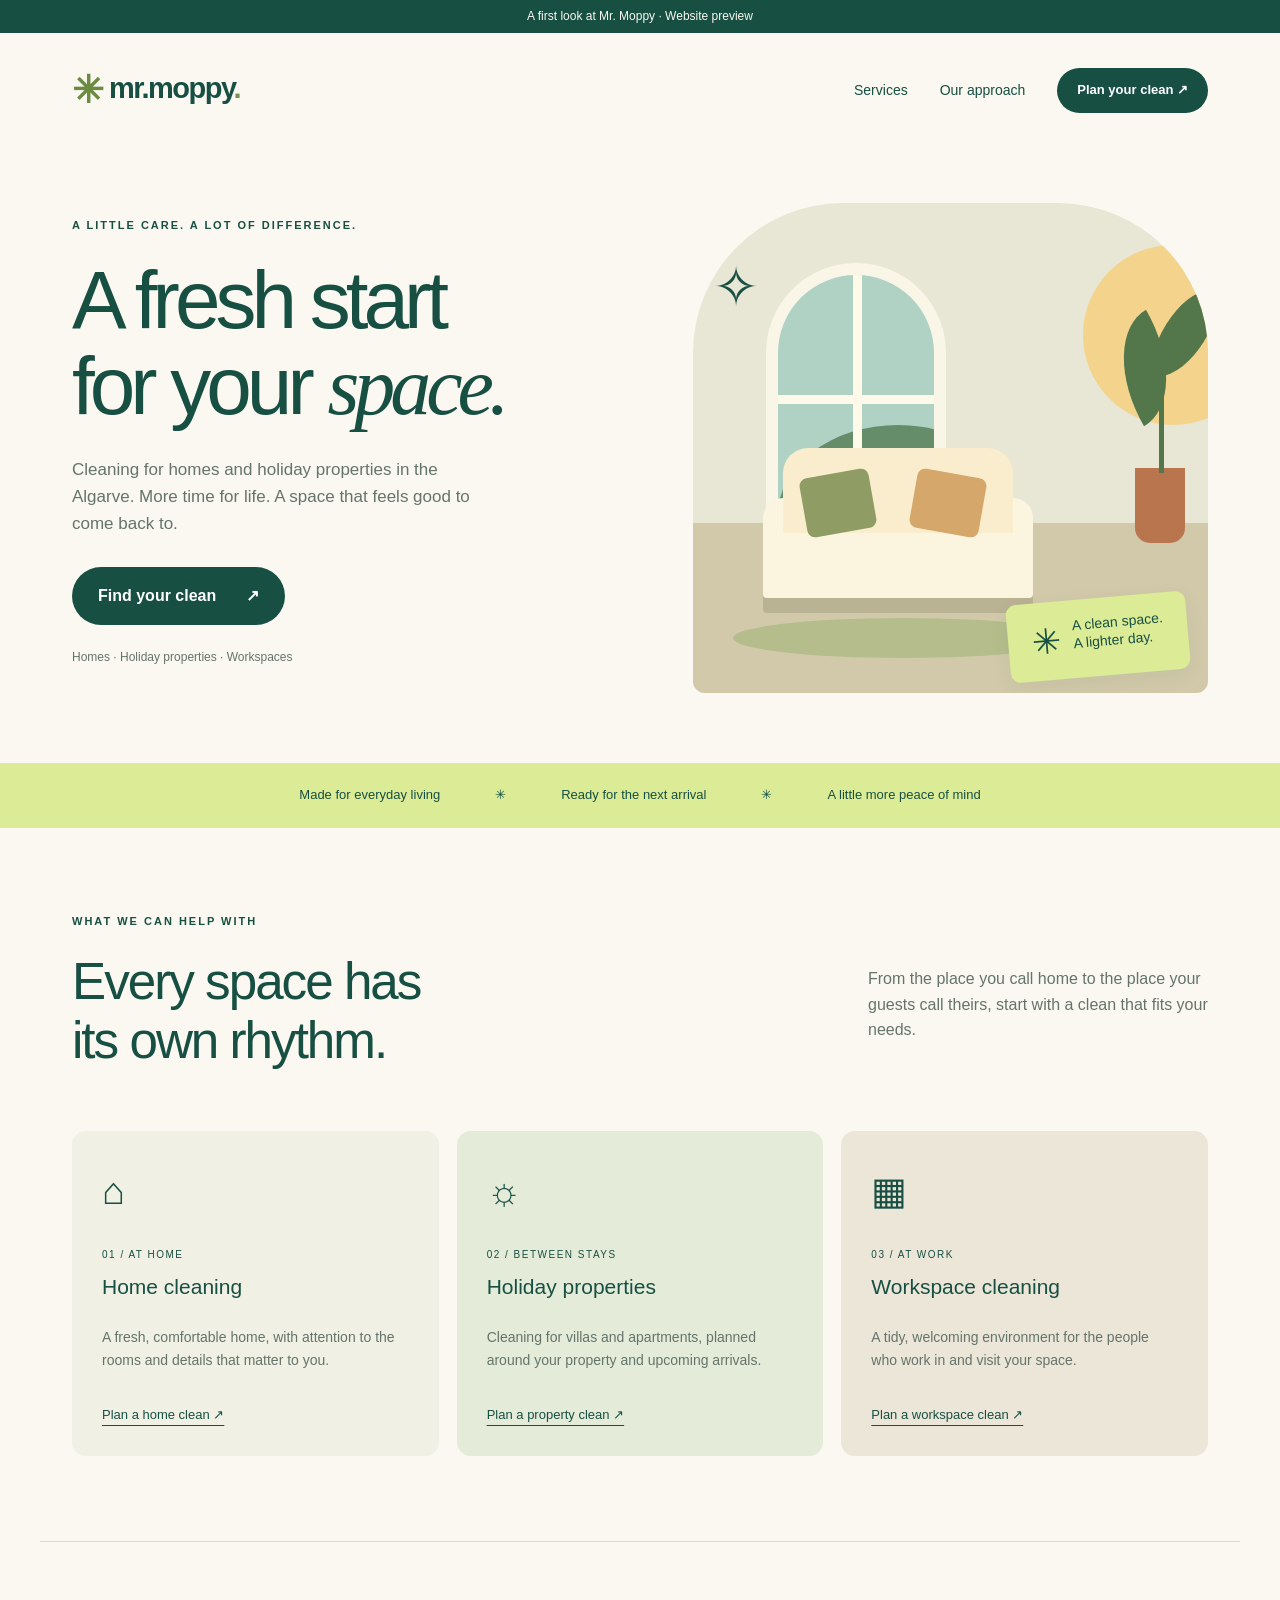
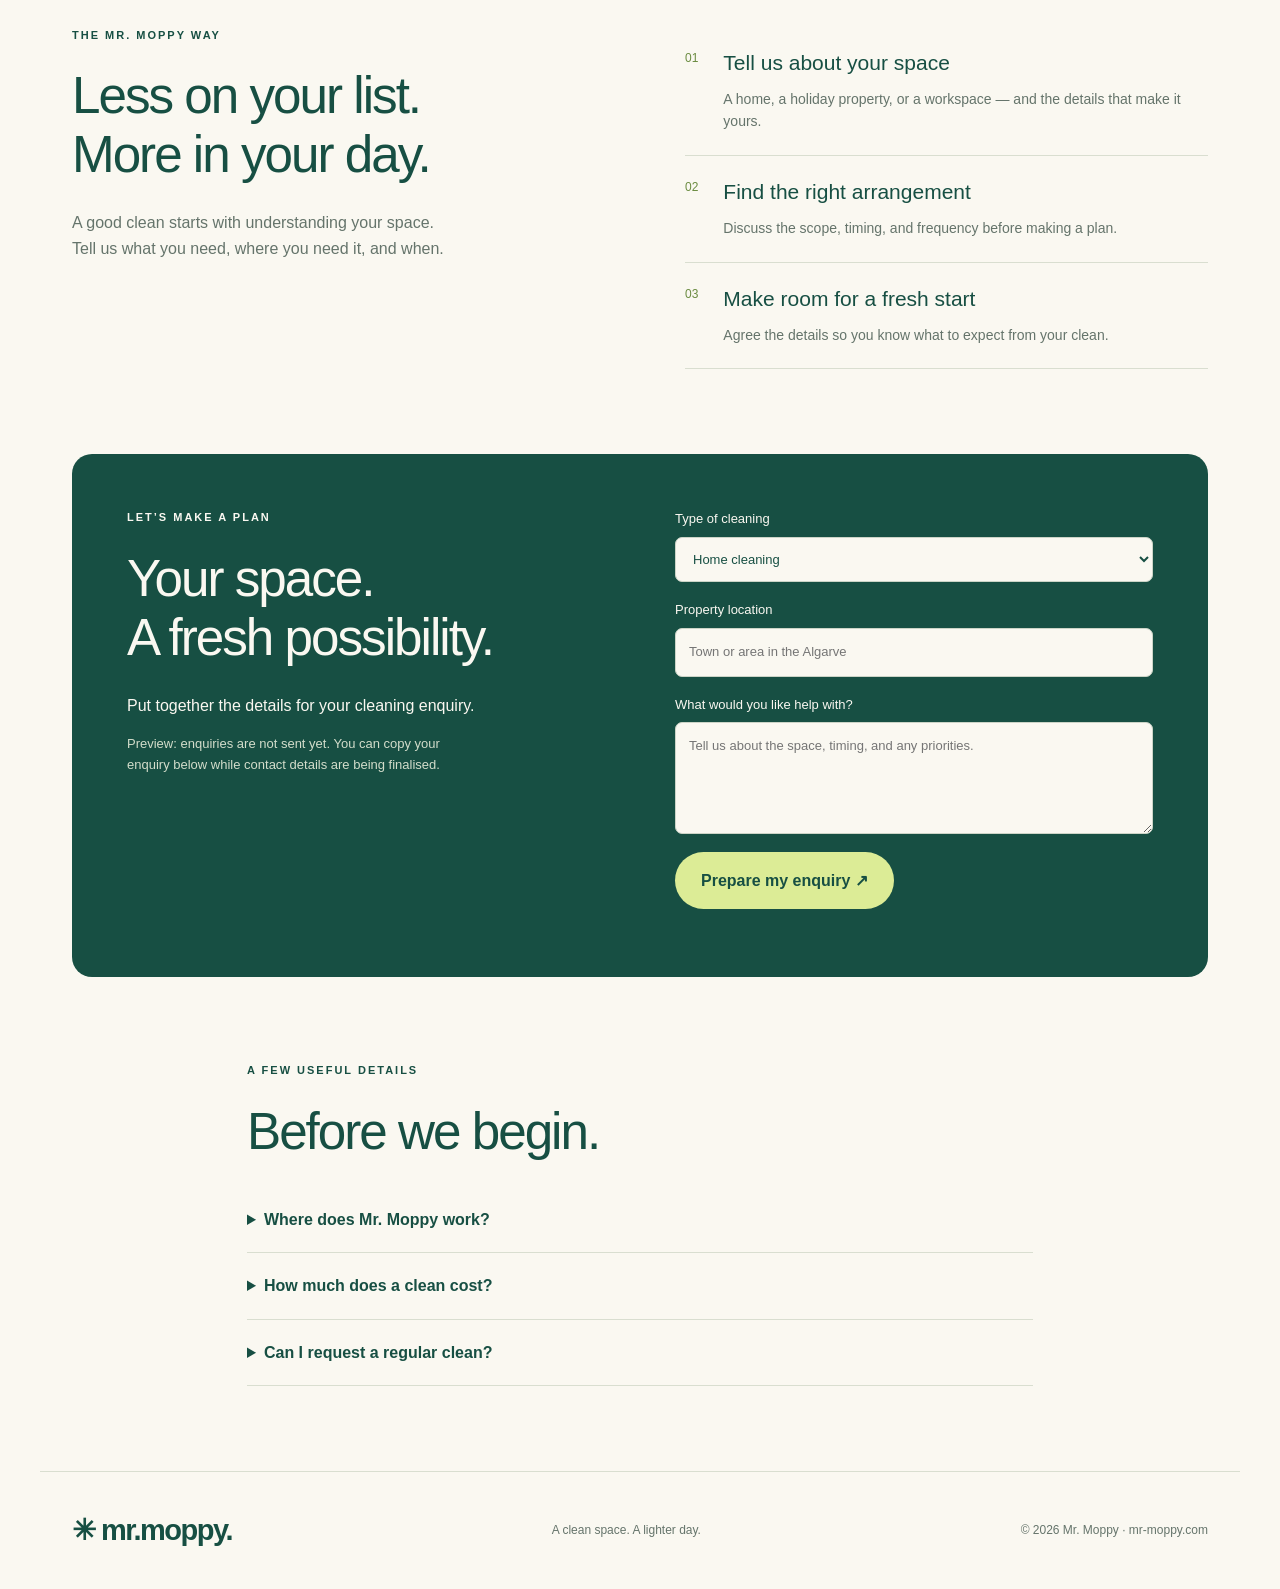
<file: website/index.html>
<!doctype html>
<html lang="en"><head><meta charset="utf-8"><meta name="viewport" content="width=device-width,initial-scale=1"><meta name="robots" content="noindex,nofollow"><meta name="description" content="Mr. Moppy — cleaning for homes and holiday properties in the Algarve."><meta name="theme-color" content="#174f43"><title>Mr. Moppy | A fresh start for your space</title><link rel="icon" href="favicon.svg" type="image/svg+xml"><link rel="stylesheet" href="styles.css"></head>
<body><a class="skip" href="#main">Skip to content</a><div class="preview">A first look at Mr. Moppy · Website preview</div><header><a href="#" class="brand" aria-label="Mr. Moppy home"><span class="mark" aria-hidden="true">✳</span> mr.moppy<span class="dot">.</span></a><nav aria-label="Main navigation"><a href="#services">Services</a><a href="#approach">Our approach</a><a class="button small" href="#enquiry">Plan your clean ↗</a></nav></header>
<main id="main"><section class="hero"><div><p class="eyebrow">A LITTLE CARE. A LOT OF DIFFERENCE.</p><h1>A fresh start<br>for your <em>space.</em></h1><p class="intro">Cleaning for homes and holiday properties in the Algarve. More time for life. A space that feels good to come back to.</p><a class="button" href="#services">Find your clean <span>↗</span></a><p class="note">Homes · Holiday properties · Workspaces</p></div><div class="scene" role="img" aria-label="Illustration of a sunlit room with a plant, an arched window, and a freshly arranged sofa"><div class="sun"></div><div class="window"><div></div></div><div class="floor"></div><div class="plant"><i></i><b></b><span></span></div><div class="sofa"><span></span><i></i></div><div class="rug"></div><span class="sparkle one">✧</span><span class="sparkle two">✧</span><div class="scene-label"><span>✳</span> A clean space.<br>A lighter day.</div></div></section>
<div class="ribbon"><span>Made for everyday living</span><span aria-hidden="true">✳</span><span>Ready for the next arrival</span><span aria-hidden="true">✳</span><span>A little more peace of mind</span></div>
<section id="services" class="section"><div class="section-head"><div><p class="eyebrow">WHAT WE CAN HELP WITH</p><h2>Every space has<br>its own rhythm.</h2></div><p>From the place you call home to the place your guests call theirs, start with a clean that fits your needs.</p></div><div class="cards"><article><span class="service-icon">⌂</span><p class="number">01 / AT HOME</p><h3>Home cleaning</h3><p>A fresh, comfortable home, with attention to the rooms and details that matter to you.</p><a href="#enquiry" data-service="Home cleaning">Plan a home clean ↗</a></article><article><span class="service-icon">☼</span><p class="number">02 / BETWEEN STAYS</p><h3>Holiday properties</h3><p>Cleaning for villas and apartments, planned around your property and upcoming arrivals.</p><a href="#enquiry" data-service="Holiday property cleaning">Plan a property clean ↗</a></article><article><span class="service-icon">▦</span><p class="number">03 / AT WORK</p><h3>Workspace cleaning</h3><p>A tidy, welcoming environment for the people who work in and visit your space.</p><a href="#enquiry" data-service="Workspace cleaning">Plan a workspace clean ↗</a></article></div></section>
<section id="approach" class="approach section"><div><p class="eyebrow">THE MR. MOPPY WAY</p><h2>Less on your list.<br>More in your day.</h2><p>A good clean starts with understanding your space. Tell us what you need, where you need it, and when.</p></div><ol><li><span>01</span><div><h3>Tell us about your space</h3><p>A home, a holiday property, or a workspace — and the details that make it yours.</p></div></li><li><span>02</span><div><h3>Find the right arrangement</h3><p>Discuss the scope, timing, and frequency before making a plan.</p></div></li><li><span>03</span><div><h3>Make room for a fresh start</h3><p>Agree the details so you know what to expect from your clean.</p></div></li></ol></section>
<section id="enquiry" class="section enquiry"><div><p class="eyebrow">LET’S MAKE A PLAN</p><h2>Your space.<br>A fresh possibility.</h2><p>Put together the details for your cleaning enquiry.</p><p class="draft-note">Preview: enquiries are not sent yet. You can copy your enquiry below while contact details are being finalised.</p></div><form id="enquiry-form"><label>Type of cleaning<select name="service"><option>Home cleaning</option><option>Holiday property cleaning</option><option>Workspace cleaning</option></select></label><label>Property location<input name="location" required maxlength="150" placeholder="Town or area in the Algarve" autocomplete="address-level2"></label><label>What would you like help with?<textarea name="details" required maxlength="2000" rows="4" placeholder="Tell us about the space, timing, and any priorities."></textarea></label><noscript><p>This enquiry builder needs JavaScript. No enquiry can be sent from this preview.</p></noscript><button class="button" type="submit" disabled>Prepare my enquiry ↗</button><div id="result" hidden><label>Your enquiry<textarea id="enquiry-text" readonly rows="6"></textarea></label><button id="copy" type="button" class="copy">Copy enquiry</button></div><p id="status" role="status" aria-live="polite"></p></form></section>
<section class="section faq"><p class="eyebrow">A FEW USEFUL DETAILS</p><h2>Before we begin.</h2><details><summary>Where does Mr. Moppy work?</summary><p>This draft focuses on the Algarve. Exact service areas and availability will be confirmed before launch.</p></details><details><summary>How much does a clean cost?</summary><p>Pricing will be confirmed based on your property and the work required. This preview does not take payments or confirm bookings.</p></details><details><summary>Can I request a regular clean?</summary><p>Include your preferred frequency in your enquiry so the team can discuss a suitable arrangement.</p></details></section></main>
<footer><a class="brand" href="#">✳ mr.moppy.</a><p>A clean space. A lighter day.</p><span>© <span id="year">2026</span> Mr. Moppy · mr-moppy.com</span></footer><script src="app.js"></script></body></html>
</file>
<file: website/styles.css>
:root{--ink:#174f43;--paper:#faf8f1;--lime:#dcec96;--muted:#65746b}*{box-sizing:border-box}html{scroll-behavior:smooth;scroll-padding-top:25px}body{margin:0;background:var(--paper);color:var(--ink);font-family:Arial,Helvetica,sans-serif;line-height:1.6}a{color:inherit}button,input,textarea,select{font:inherit}a:focus-visible,button:focus-visible,input:focus-visible,textarea:focus-visible,select:focus-visible,summary:focus-visible{outline:3px solid #947121;outline-offset:5px}.skip{position:absolute;top:-80px;background:white;padding:10px;z-index:5}.skip:focus{top:0}.preview{background:var(--ink);color:var(--paper);text-align:center;font-size:12px;padding:7px}header{max-width:1200px;margin:auto;display:flex;align-items:center;justify-content:space-between;padding:27px 32px}.brand{font-size:29px;font-weight:800;letter-spacing:-1.5px;text-decoration:none}.mark{color:#6a8b40;font-size:38px;vertical-align:middle}.dot{color:#78934e}nav{display:flex;align-items:center;gap:32px}nav a{text-decoration:none;font-size:14px}.button{display:inline-flex;align-items:center;justify-content:space-between;gap:30px;background:var(--ink);color:white;border:0;border-radius:100px;padding:16px 26px;text-decoration:none;font-weight:600;cursor:pointer}.button:hover{background:#286753}.small{font-size:13px;padding:12px 20px}.hero{max-width:1200px;margin:auto;padding:55px 32px 70px;display:grid;grid-template-columns:1.1fr 1fr;gap:55px;align-items:center}.eyebrow{font-size:11px;letter-spacing:2px;font-weight:700;margin:0 0 23px}h1{font-size:clamp(52px,6.4vw,84px);line-height:1.04;letter-spacing:-5px;font-weight:500;margin:0 0 27px}h1 em{font-family:Georgia,serif;font-weight:400}.intro{max-width:410px;color:var(--muted);font-size:17px;margin-bottom:30px}.note{font-size:12px;color:var(--muted);margin-top:23px}.scene{height:490px;background:#e8e6d4;border-radius:150px 150px 12px 12px;position:relative;overflow:hidden}.sun{position:absolute;width:180px;height:180px;background:#f4d38c;border-radius:50%;top:42px;right:-55px}.window{position:absolute;top:60px;left:73px;width:180px;height:250px;border:12px solid #f9f6e8;border-radius:95px 95px 0 0;background:#afd2c5;overflow:hidden}.window:before{content:"";position:absolute;background:#fff9e9;width:9px;height:100%;left:75px}.window:after{content:"";position:absolute;background:#fff9e9;height:9px;width:100%;top:120px}.window div{background:#658d6a;border-radius:50%;width:240px;height:180px;margin-top:150px}.floor{position:absolute;bottom:0;height:170px;width:100%;background:#d1c9a9}.sofa{position:absolute;left:70px;bottom:95px;width:270px;height:100px;border-radius:20px 20px 4px 4px;background:#fbf5df;box-shadow:0 15px 0 #b9b293}.sofa:before{content:"";position:absolute;width:230px;height:85px;background:#f9edce;top:-50px;left:20px;border-radius:25px 25px 0 0}.sofa span,.sofa i{position:absolute;width:70px;height:60px;top:-25px;left:40px;background:#8f9d65;border-radius:8px;transform:rotate(-10deg)}.sofa i{left:150px;background:#d6a76b;transform:rotate(10deg)}.rug{position:absolute;bottom:35px;left:40px;width:340px;height:40px;background:#b5bd8c;border-radius:50%}.plant{position:absolute;right:23px;bottom:150px;width:50px;height:75px;background:#b9764e;border-radius:0 0 15px 15px;z-index:1}.plant span{position:absolute;height:130px;width:5px;background:#53764b;bottom:70px;left:24px}.plant i,.plant b{position:absolute;bottom:125px;left:-20px;background:#53764b;width:60px;height:100px;border-radius:100% 0 100% 0;transform:rotate(-30deg)}.plant b{left:20px;bottom:160px;transform:rotate(10deg)}.sparkle{position:absolute;font-size:55px}.one{top:40px;left:20px}.two{top:160px;right:50px;font-size:35px}.scene-label{position:absolute;right:20px;bottom:17px;background:var(--lime);padding:16px 24px;line-height:1.3;border-radius:10px;font-size:14px;transform:rotate(-5deg);box-shadow:0 6px 20px #174f4310}.scene-label span{float:left;font-size:35px;margin-right:12px}.ribbon{background:var(--lime);padding:22px;display:flex;justify-content:center;gap:55px;align-items:center;font-size:13px}.section{max-width:1200px;margin:auto;padding:85px 32px}h2{font-size:clamp(34px,4vw,52px);line-height:1.15;font-weight:500;letter-spacing:-2px;margin:0 0 25px}.section-head{display:flex;align-items:center;justify-content:space-between;gap:40px;margin-bottom:35px}.section-head>p{max-width:340px;color:var(--muted)}.cards{display:grid;grid-template-columns:repeat(3,1fr);gap:18px}.cards article{background:#f0f0e4;border-radius:14px;padding:30px;display:flex;flex-direction:column}.cards article:nth-child(2){background:#e4ecd9}.cards article:nth-child(3){background:#ece6d9}.service-icon{font-size:38px}.number{font-size:10px;letter-spacing:1.5px;margin:25px 0 10px}h3{font-size:21px;line-height:1.3;margin:0 0 12px;font-weight:500}.cards p:not(.number){color:var(--muted);font-size:14px}.cards a{font-size:13px;margin-top:auto;padding-top:20px;text-underline-offset:6px}.approach{display:grid;grid-template-columns:1fr 1fr;gap:90px;border-top:1px solid #d9ded0}.approach>div>p:not(.eyebrow){color:var(--muted);max-width:380px}ol{list-style:none;margin:0;padding:0}li{display:flex;gap:25px;border-bottom:1px solid #d9ded0;padding:22px 0}li>span{font-size:12px;color:#6a8b40}li p{font-size:14px;color:var(--muted);margin:0}.enquiry{background:var(--ink);color:var(--paper);border-radius:20px;display:grid;grid-template-columns:1fr 1fr;gap:70px;padding:55px;max-width:1136px}.enquiry .button{background:var(--lime);color:var(--ink)}.draft-note{font-size:13px;max-width:350px;color:#d3ddcb}label{display:block;font-size:13px;margin-bottom:18px}input,select,textarea{display:block;width:100%;padding:13px;background:#faf8f1;border:1px solid #ccd4c7;border-radius:7px;margin-top:7px;color:var(--ink)}textarea{resize:vertical}#result{margin-top:25px}.copy{border:1px solid #dcec96;background:transparent;color:var(--lime);padding:10px 20px;border-radius:30px;cursor:pointer}#status{font-size:13px}.faq{max-width:850px}details{border-bottom:1px solid #d9ded0;padding:20px 0}summary{cursor:pointer;font-weight:600}details p{color:var(--muted);font-size:14px}footer{border-top:1px solid #d9ded0;padding:35px 32px;display:flex;align-items:center;justify-content:space-between;gap:20px;max-width:1200px;margin:auto}footer p,footer>span{font-size:12px;color:var(--muted)}@media(max-width:760px){header{padding:20px}nav{gap:15px}nav>a:not(.button){display:none}.brand{font-size:24px}.hero{padding:35px 20px 45px;grid-template-columns:1fr;gap:35px}h1{letter-spacing:-3px}.scene{height:420px;max-width:480px;width:100%;margin:auto}.ribbon{gap:20px;flex-wrap:wrap}.ribbon span:last-child,.ribbon span:nth-last-child(2){display:none}.section{padding:55px 20px}.section-head{display:block}.cards,.approach,.enquiry{grid-template-columns:1fr}.cards{gap:15px}.approach{gap:20px}.enquiry{margin:0 15px;padding:30px 22px;gap:20px}footer{flex-direction:column;text-align:center;gap:5px}.scene .window{left:45px}.sofa{left:35px;width:245px}.sofa:before{width:210px}.rug{left:15px;width:290px}}@media(prefers-reduced-motion:reduce){html{scroll-behavior:auto}}
.button:disabled{opacity:.65;cursor:not-allowed}
</file>
